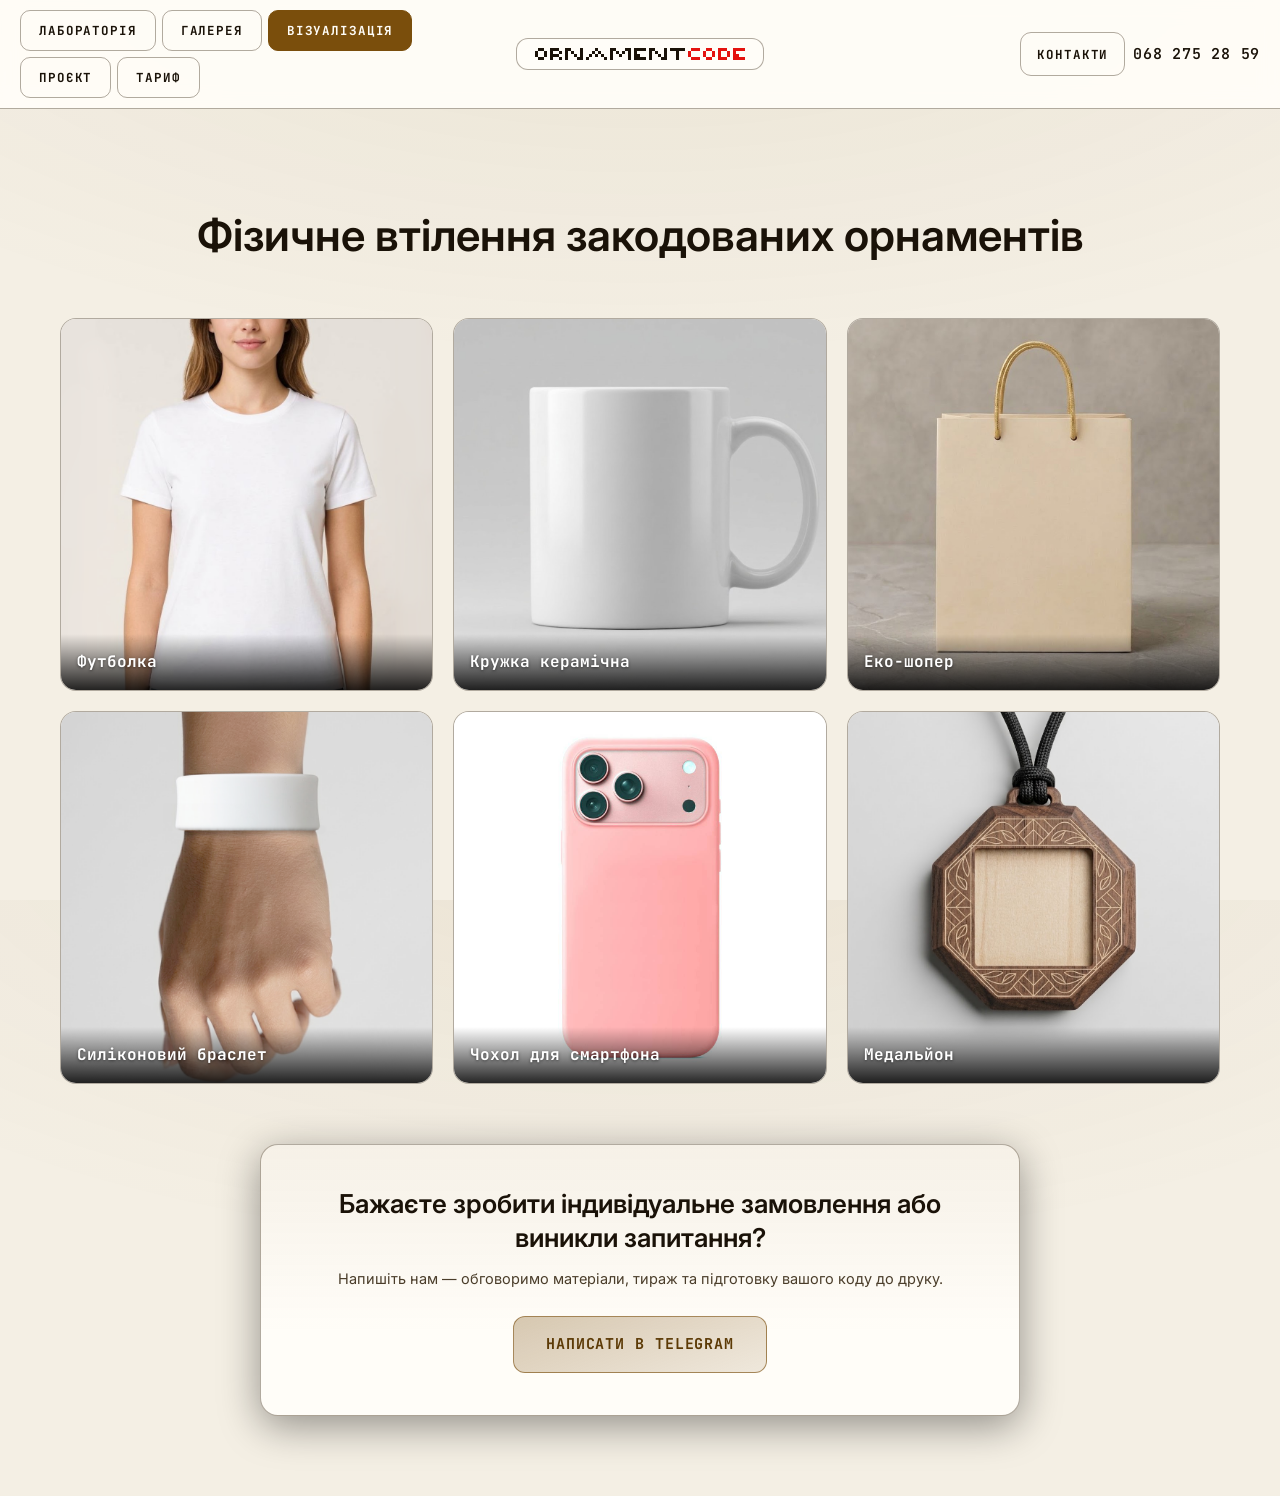
<file: services.html>
<!DOCTYPE html>
<html lang="uk">
<head>
<meta charset="UTF-8">
<meta name="viewport" content="width=device-width, initial-scale=1.0">
<title>Ornament Code · Візуалізація</title>
<meta name="description" content="Фізичне втілення закодованих орнаментів. Замовте мерч з вашим унікальним кодом.">
<link rel="canonical" href="https://www.ornamentcode.com/services.html">
<link rel="icon" href="favicon.ico" sizes="any">
<link rel="preconnect" href="https://fonts.googleapis.com">
<link rel="preconnect" href="https://fonts.gstatic.com" crossorigin>
<link href="https://fonts.googleapis.com/css2?family=JetBrains+Mono:wght@400;600;700&family=Inter:wght@400;500;600&display=swap" rel="stylesheet">
<!-- Спільна оболонка: токени теми, шапка, модалки «Проєкт/Тариф/Контакти», тост. -->
<link rel="stylesheet" href="shell.css">
<script defer src="shell.js"></script>
<style>
*{margin:0;padding:0;box-sizing:border-box}
html,body{height:100%}
body{background:var(--ink);color:var(--parchment);font-family:var(--sans);line-height:1.5;
  background-image:radial-gradient(ellipse 80% 50% at 50% -10%,color-mix(in srgb,var(--acc) 8%,transparent),transparent);
  display:flex;flex-direction:column;min-height:100vh;transition:background-image .5s}

button{font-family:inherit}
button:focus-visible{outline:2px solid var(--acc-hot);outline-offset:2px}

/* Контент */
.services-container{max-width:1200px;width:100%;margin:0 auto;padding:40px 20px 80px;flex:1 1 auto}

/* Hero */
.hero{text-align:center;padding:60px 0 40px}
.hero h1{font-family:var(--sans);font-size:clamp(28px,5vw,44px);font-weight:600;color:var(--parchment);margin-bottom:16px;line-height:1.2}

/* Сітка товарів */
.catalog{display:grid;grid-template-columns:repeat(auto-fill,minmax(280px,1fr));gap:20px}
.card{
  position:relative;
  aspect-ratio:1/1;
  overflow:hidden;
  border:1px solid var(--line);
  border-radius:16px;
  background:var(--panel);
  transition:transform .2s,border-color .2s,box-shadow .2s;
}
.card:hover{transform:translateY(-5px);border-color:var(--acc-dim);box-shadow:0 12px 30px rgba(0,0,0,.4)}
.card-img{width:100%;height:100%;object-fit:cover;display:block}

/* Накладання орнаменту прямо на предмет */
.orn-overlay{
  position:absolute;
  transform:translate(-50%, -50%);
  display:none;
  pointer-events:none;
  mix-blend-mode:multiply;
  opacity:0.85;
  filter:contrast(1.1);
  z-index:2;
}
.orn-overlay img{width:100%;height:100%;object-fit:contain;image-rendering:pixelated;display:block}
.card.has-orn .orn-overlay{display:block;animation:ornIn .4s ease-out}
@keyframes ornIn{from{opacity:0;transform:translate(-50%, -45%) scale(.92)}to{opacity:0.85;transform:translate(-50%, -50%) scale(1)}}

/* Нижня плашка з назвою та кнопкою */
.card-bottom{
  position:absolute;
  bottom:0;
  left:0;
  right:0;
  padding:16px;
  background:linear-gradient(transparent, rgba(0,0,0,0.85));
  display:flex;
  align-items:center;
  justify-content:space-between;
  gap:12px;
  z-index:3;
}
.card-bottom h3{
  font-family:var(--mono);
  font-size:16px;
  color:#fff;
  font-weight:700;
  margin:0;
  text-shadow:0 1px 3px rgba(0,0,0,0.5);
}
.card-bottom .action-btn{
  width:auto;
  flex-shrink:0;
  font-family:var(--mono);
  font-size:12px;
  font-weight:600;
  padding:8px 14px;
  border-radius:8px;
  cursor:pointer;
  transition:.15s;
  text-decoration:none;
  display:flex;
  align-items:center;
  justify-content:center;
  gap:8px;
  border:1px solid rgba(255,255,255,0.3);
  background:rgba(255,255,255,0.15);
  color:#fff;
  backdrop-filter:blur(4px);
}
.card-bottom .action-btn:hover{
  background:rgba(255,255,255,0.25);
  border-color:rgba(255,255,255,0.5);
  color:#fff;
}

/* Єдиний блок контактів */
.contacts-block{margin:60px auto 0;max-width:760px;text-align:center;padding:42px 28px;border:1px solid var(--line);border-radius:18px;
  background:linear-gradient(180deg,color-mix(in srgb,var(--acc) 7%,transparent),transparent 70%),var(--panel);
  box-shadow:0 10px 40px rgba(0,0,0,.4)}
.contacts-block h2{font-family:var(--sans);font-size:clamp(20px,3vw,26px);font-weight:600;color:var(--parchment);margin-bottom:12px;line-height:1.3}
.contacts-block .sub{font-size:14.5px;color:var(--muted);margin-bottom:26px;line-height:1.6}
.contacts-block .btn-main{font-size:15px;padding:16px 32px}

/* Кнопка main */
.btn-main{display:inline-flex;align-items:center;justify-content:center;gap:8px;font-family:var(--mono);font-size:14px;font-weight:700;letter-spacing:.06em;
  padding:14px 24px;border-radius:12px;cursor:pointer;transition:.18s;border:1px solid color-mix(in srgb,var(--acc) 60%,transparent);
  background:linear-gradient(160deg,color-mix(in srgb,var(--acc) 30%,transparent),color-mix(in srgb,var(--acc) 12%,transparent));
  color:var(--acc-hot);text-decoration:none;text-transform:uppercase}
.btn-main:hover{border-color:var(--acc-hot);box-shadow:0 0 30px color-mix(in srgb,var(--acc) 30%,transparent)}

/* Власний тост цієї сторінки: вміє показувати посилання всередині.
   Id навмисно svc-toast — #toast зайнятий тостом оболонки. */
#svc-toast{position:fixed;bottom:20px;left:50%;transform:translateX(-50%) translateY(100px);background:var(--panel2);
  border:1px solid var(--acc);color:var(--parchment);padding:16px 24px;border-radius:12px;font-size:14px;font-family:var(--sans);
  box-shadow:0 10px 40px rgba(0,0,0,.6);z-index:2000;opacity:0;transition:transform .3s ease-out,opacity .3s;max-width:90%;text-align:center}
#svc-toast.show{transform:translateX(-50%) translateY(0);opacity:1}
#svc-toast b{color:var(--acc-hot)}

@media(max-width:820px){
  .hero{padding:40px 0 28px}
  .services-container{padding:20px 16px 60px}
  .contacts-block{padding:30px 20px;margin-top:44px}
}
</style>
</head>
<body class="room-mono">

<div id="hdr"></div>

<div class="services-container">
  <section class="hero">
    <h1 id="svcHero">Фізичне втілення закодованих орнаментів</h1>
  </section>

  <section class="catalog" id="catalog">
    <!-- Карточки згенеруються JavaScript -->
  </section>

<section class="contacts-block">
    <h2 id="svcAskH">Бажаєте зробити індивідуальне замовлення або виникли запитання?</h2>
    <p class="sub" id="svcAskP">Напишіть нам — обговоримо матеріали, тираж та підготовку вашого коду до друку.</p>
    <a href="https://t.me/+hmCY-X-wZjgzZmMy" target="_blank" rel="noopener" class="btn-main" id="contactTg">Написати в Telegram</a>
  </section>
</div>

<div id="svc-toast"></div>

<script>
/* ═══ МОВА СТОРІНКИ ═══
   Мову обирають кнопкою UA/EN у Лабораторії; тут лише читаємо вибір. */
let SVC_LANG='uk';
try{SVC_LANG=localStorage.getItem('taina_lang')==='en'?'en':'uk';}catch(e){}
const SVC={
  uk:{hero:'Фізичне втілення закодованих орнаментів',
      askH:'Бажаєте зробити індивідуальне замовлення або виникли запитання?',
      askP:'Напишіть нам — обговоримо матеріали, тираж та підготовку вашого коду до друку.',
      tg:'Написати в Telegram', orn:'Ваш орнамент',
      first:"Спершу створіть та збережіть орнамент у <a href='index.html' style='color:var(--acc-hot)'>Лабораторії</a>.",
      title:'Ornament Code · Візуалізація'},
  en:{hero:'Encoded ornaments, made physical',
      askH:'Want a custom order or have a question?',
      askP:'Write to us — we will discuss materials, print run and preparing your code for print.',
      tg:'Message on Telegram', orn:'Your ornament',
      first:"First create and save an ornament in the <a href='index.html' style='color:var(--acc-hot)'>Laboratory</a>.",
      title:'Ornament Code · Visualization'}
}[SVC_LANG];
document.documentElement.lang=(SVC_LANG==='en')?'en':'uk';
document.title=SVC.title;
document.getElementById('svcHero').textContent=SVC.hero;
document.getElementById('svcAskH').textContent=SVC.askH;
document.getElementById('svcAskP').textContent=SVC.askP;
document.getElementById('contactTg').textContent=SVC.tg;

const products = [
  { 
    img: "tshirt.png", 
    title: "Футболка", title_en: "T-shirt", 
    ornPos: "top:60%; left:50%; width:28%; height:auto;" 
  },
  { 
    img: "mug.png", 
    title: "Кружка керамічна", title_en: "Ceramic mug", 
    ornPos: "top:49%; left:47%; width:34%; height:auto;" 
  },
  { 
    img: "bag.png", 
    title: "Еко-шопер", title_en: "Eco tote bag", 
    ornPos: "top:54%; left:50%; width:38%; height:auto;" 
  },
  { 
    img: "bracelet.png", 
    title: "Силіконовий браслет", title_en: "Silicone bracelet", 
    ornPos: "top:24%; left:50%; width:11%; height:auto;" 
  },
  { 
    img: "case.png", 
    title: "Чохол для смартфона", title_en: "Phone case", 
    ornPos: "top:58%; left:51%; width:34%; height:auto;" 
  },
  { 
    img: "pendant.png", 
    title: "Медальйон", title_en: "Pendant", 
    ornPos: "top:52.8%; left:49.8%; width:26%; height:auto;" 
  }
];
const catalog = document.getElementById('catalog');

products.forEach(product => {
  const card = document.createElement('div');
  card.className = 'card';

  const ttl = (SVC_LANG==='en') ? product.title_en : product.title;
  card.innerHTML = `
    <img src="${product.img}" alt="${ttl}" class="card-img" onerror="this.style.opacity=0">
    <div class="orn-overlay" style="${product.ornPos || ''}"><img alt="${SVC.orn}"></div>
    <div class="card-bottom">
      <h3>${ttl}</h3>
    </div>`;

  catalog.appendChild(card);
});
/* ===== Підстановка збереженого орнаменту в макети ===== */
function applyOrnamentToMockups(){
  let data = null;
  try { data = localStorage.getItem('taina_last_ornament'); } catch(e){}

  const cards = document.querySelectorAll('.card');
  if(data){
    cards.forEach(card=>{
      card.classList.add('has-orn');
      const img = card.querySelector('.orn-overlay img');
      if(img) img.src = data;
    });
  } else {
    cards.forEach(card=>card.classList.remove('has-orn'));
  }
}
applyOrnamentToMockups();

window.addEventListener('storage', e=>{
  if(e.key === 'taina_last_ornament') applyOrnamentToMockups();
});

/* ===== Toast цієї сторінки (вміє показувати посилання) ===== */
const svcToast = document.getElementById('svc-toast');
let toastTimeout;
function showToast(msg){
  clearTimeout(toastTimeout);
  svcToast.innerHTML = msg;
  svcToast.classList.add('show');
  toastTimeout = setTimeout(()=>svcToast.classList.remove('show'), 5000);
}

/* ===== Копіювання/завантаження орнаменту ===== */
function downloadDataUrl(dataUrl, filename){
  const a = document.createElement('a');
  a.href = dataUrl; a.download = filename || 'ornament.png';
  document.body.appendChild(a); a.click(); document.body.removeChild(a);
}
async function copyToClipboard(blob){
  try{
    await navigator.clipboard.write([new ClipboardItem({'image/png':blob})]);
    return true;
  }catch(e){ console.error('Clipboard copy failed', e); return false; }
}

/* ===== Копіювання орнаменту при кліку на посилання ===== */
document.querySelectorAll('.card-bottom .action-btn').forEach(btn => {
  btn.addEventListener('click', (e) => {
    let ornamentData = null;
    try { ornamentData = localStorage.getItem('taina_last_ornament'); } catch(err){}

    // Якщо орнаменту немає — зупиняємо перехід і переправляємо в Лабораторію
    if (!ornamentData) {
      e.preventDefault();
      showToast(SVC.first);
      setTimeout(() => { window.location.href = 'index.html'; }, 2500);
      return;
    }

    // Якщо орнамент є — браузер штатно відкриває Telegram,
    // а ми паралельно у фоні копіюємо картинку в буфер обміну
    fetch(ornamentData)
      .then(res => res.blob())
      .then(blob => copyToClipboard(blob))
      .catch(err => console.error("Помилка копіювання", err));
  });
});
</script>
</body>
</html>
</file>
<file: shell.css>
/* ═══════════════════════════════════════════════════════════════
   shell.css — спільна оболонка TAINA
   Підключається ПЕРШИМ на кожній сторінці: index, gallery, services.
   Тут живуть токени теми, шапка, модалки й тост. Сторінки більше
   не описують шапку самі — через це вона й стрибала.
   ═══════════════════════════════════════════════════════════════ */

:root{
  --ink:#0d0a08;--panel:#15100b;--panel2:#1d1610;
  --acc:#c9a876;--acc-hot:#e8c890;--acc-dim:#8f7451;
  --parchment:#ede3d0;--muted:#94836a;--line:rgba(201,168,118,.22);
  --ok:#58d668;--bad:#e5705a;
  --on-acc:#15100b;
  --mono:'JetBrains Mono',monospace;--sans:'Inter',system-ui,sans-serif;
  --hdr-h:66px;
}

/* Місце під шапку зарезервоване ДО того, як shell.js її намалює.
   Саме це прибирає стрибок контенту на старті сторінки. */
#hdr{min-height:var(--hdr-h);flex:0 0 auto}

header{border-bottom:1px solid var(--line);background:color-mix(in srgb,var(--ink) 92%,transparent);
  backdrop-filter:blur(10px);position:sticky;top:0;z-index:60;transition:border-color .4s,background .4s}
.nav{display:grid;grid-template-columns:1fr auto 1fr;align-items:center;gap:14px;
  min-height:var(--hdr-h);max-width:1660px;margin:0 auto;padding:10px 20px}
.nav-l{display:flex;gap:6px;align-items:center;flex-wrap:wrap}
.nav-c{display:flex;justify-content:center}
.nav-r{display:flex;gap:8px;align-items:center;justify-content:flex-end}
.mark{font-family:var(--mono);font-weight:700;font-size:21px;letter-spacing:.14em;color:var(--parchment);
  display:flex;align-items:center;gap:10px;padding:10px 20px;border:1px solid var(--line);border-radius:12px;
  background:var(--panel);text-decoration:none}
.mark::after{content:'';width:9px;height:9px;background:var(--acc);transition:background .4s}
.roomtab{font-family:var(--mono);font-size:12.5px;font-weight:700;letter-spacing:.07em;color:var(--muted);
  padding:12px 18px;border:1px solid var(--line);border-radius:10px;text-transform:uppercase;transition:.15s;
  text-decoration:none;white-space:nowrap;background:transparent;cursor:pointer;line-height:1.2}
.roomtab:hover{color:var(--acc-hot);border-color:var(--acc-dim)}
.roomtab.on{color:var(--acc-hot);border-color:color-mix(in srgb,var(--acc) 55%,transparent);
  background:color-mix(in srgb,var(--acc) 14%,transparent);cursor:default}
.nb{width:44px;height:44px;border-radius:11px;border:1px solid var(--line);background:transparent;color:var(--muted);
  cursor:pointer;display:flex;align-items:center;justify-content:center;transition:.15s;flex:0 0 auto}
.nb svg{width:21px;height:21px}
.nb:hover{color:var(--acc-hot);border-color:var(--acc-dim)}
.nb.contacts{width:auto;padding:0 16px;font-family:var(--mono);font-size:12.5px;font-weight:700;
  letter-spacing:.07em;text-transform:uppercase}
.phone-num{font-family:var(--mono);font-size:15px;font-weight:600;letter-spacing:.05em;color:var(--parchment);
  text-decoration:none;white-space:nowrap}
.phone-num:hover{color:var(--acc-hot)}
.nb.phone{display:none}
/* Знак-логотип замість слова taina */
.mark.logo{padding:9px 18px}
.mark.logo::after{display:none}
.mark.logo svg{height:24px;width:auto;display:block}   /* 24 = 4 модулі × 6px */

/* ═══ МОДАЛКИ: Проєкт / Тариф / Контакти ═══ */
#modal{position:fixed;inset:0;z-index:9000;display:flex;align-items:center;justify-content:center;padding:16px}
#modal.hide{display:none}
#modal .mveil{position:absolute;inset:0;background:rgba(0,0,0,.66);backdrop-filter:blur(4px)}
#modal .mcard{position:relative;z-index:2;background:var(--panel);
  border:1px solid color-mix(in srgb,var(--acc) 40%,transparent);
  border-radius:16px;max-width:560px;width:100%;max-height:86vh;overflow-y:auto;padding:30px 28px 26px;
  box-shadow:0 20px 60px rgba(0,0,0,.6);animation:mpop .2s ease}
@keyframes mpop{from{transform:scale(.97);opacity:0}to{transform:scale(1);opacity:1}}
#modal .mclose{position:absolute;top:14px;right:14px;width:38px;height:38px;border-radius:10px;border:1px solid var(--line);
  background:var(--panel2);color:var(--muted);cursor:pointer;font-size:16px;line-height:1;transition:.15s}
#modal .mclose:hover{color:var(--acc-hot);border-color:var(--acc-dim)}
#modal h2{font-size:24px;font-weight:600;color:var(--acc-hot);margin-bottom:16px;padding-right:44px}
#modal p{font-size:15px;line-height:1.66;margin-bottom:14px}
#modal p b{color:var(--acc-hot);font-weight:600}
#modal a{color:var(--acc-hot);text-decoration:underline;text-underline-offset:3px}
.copyrow{display:flex;align-items:center;gap:10px;flex-wrap:wrap;background:var(--panel2);border:1px solid var(--line);
  border-radius:12px;padding:14px 16px;margin:6px 0 16px}
/* Клас навмисно cardno, а не card: на сторінці «Послуги» .card — це
   квадратна картка товару, і номер картки розтягувався в такий самий квадрат. */
.copyrow .cardno{font-family:var(--mono);font-size:19px;font-weight:700;letter-spacing:.08em;color:var(--parchment);
  word-break:break-all;flex:1 1 auto;cursor:pointer;aspect-ratio:auto;border:0;background:transparent;padding:0}
.copyrow button{font-family:var(--mono);font-size:12.5px;font-weight:700;padding:11px 16px;border-radius:10px;
  border:1px solid var(--acc);background:var(--acc);color:var(--on-acc);cursor:pointer;transition:.15s}
.copyrow button:hover{background:var(--acc-hot);border-color:var(--acc-hot)}
.clist{list-style:none;display:flex;flex-direction:column;gap:12px;font-size:15px}
.clist li{display:flex;gap:10px;align-items:baseline;flex-wrap:wrap}
.clist .k{font-family:var(--mono);font-size:11.5px;letter-spacing:.14em;text-transform:uppercase;color:var(--acc-dim);
  min-width:92px;flex:0 0 auto}

#toast{position:fixed;left:50%;transform:translateX(-50%) translateY(20px);bottom:calc(88px + env(safe-area-inset-bottom));
  background:var(--panel);border:1px solid color-mix(in srgb,var(--acc) 50%,transparent);color:var(--parchment);
  font-family:var(--mono);font-size:13.5px;padding:14px 20px;border-radius:12px;z-index:9500;opacity:0;pointer-events:none;
  transition:.22s;max-width:88vw;text-align:center;box-shadow:0 10px 32px rgba(0,0,0,.5)}
#toast.on{opacity:1;transform:translateX(-50%) translateY(0)}

@media(max-width:820px){
  :root{--hdr-h:58px}
  .nav{grid-template-columns:auto 1fr auto;gap:8px;padding:8px 12px}
  .nav-c{order:0;justify-content:flex-start}
  .nav-l{order:1;justify-content:flex-start;overflow-x:auto;flex-wrap:nowrap;scrollbar-width:none}
  .nav-l::-webkit-scrollbar{display:none}
  .nav-r{order:2}
  .mark{font-size:17px;padding:8px 12px;letter-spacing:.1em}
  .mark.logo{padding:8px 11px}
  .mark.logo svg{height:16px}   /* 4 модулі × 4px */
  .roomtab{padding:10px 12px;font-size:11.5px}
  .roomtab.on{display:none!important}
  .phone-num,.nb.contacts{display:none}
  .nb.phone{display:flex}
}

/* ═══ СВІТЛА ТЕМА: шапка й модалки ═══
   На світлому тлі заливки «акцент у прозорість» зливаються з фоном,
   тому активні елементи отримують суцільний акцент і світлий текст. */
body.light-mode header{background:color-mix(in srgb,var(--panel) 94%,transparent)}
body.light-mode .roomtab,
body.light-mode .nb{color:var(--parchment)}
body.light-mode .roomtab.on{background:var(--acc);color:var(--on-acc);border-color:var(--acc)}
body.light-mode .mark{background:var(--panel)}
body.light-mode #modal .mveil{background:rgba(40,30,15,.45)}
body.light-mode #modal .mcard{box-shadow:0 20px 60px rgba(60,45,25,.25)}
body.light-mode .copyrow{background:var(--panel2)}
body.light-mode #toast{box-shadow:0 10px 32px rgba(60,45,25,.25)}
</file>
